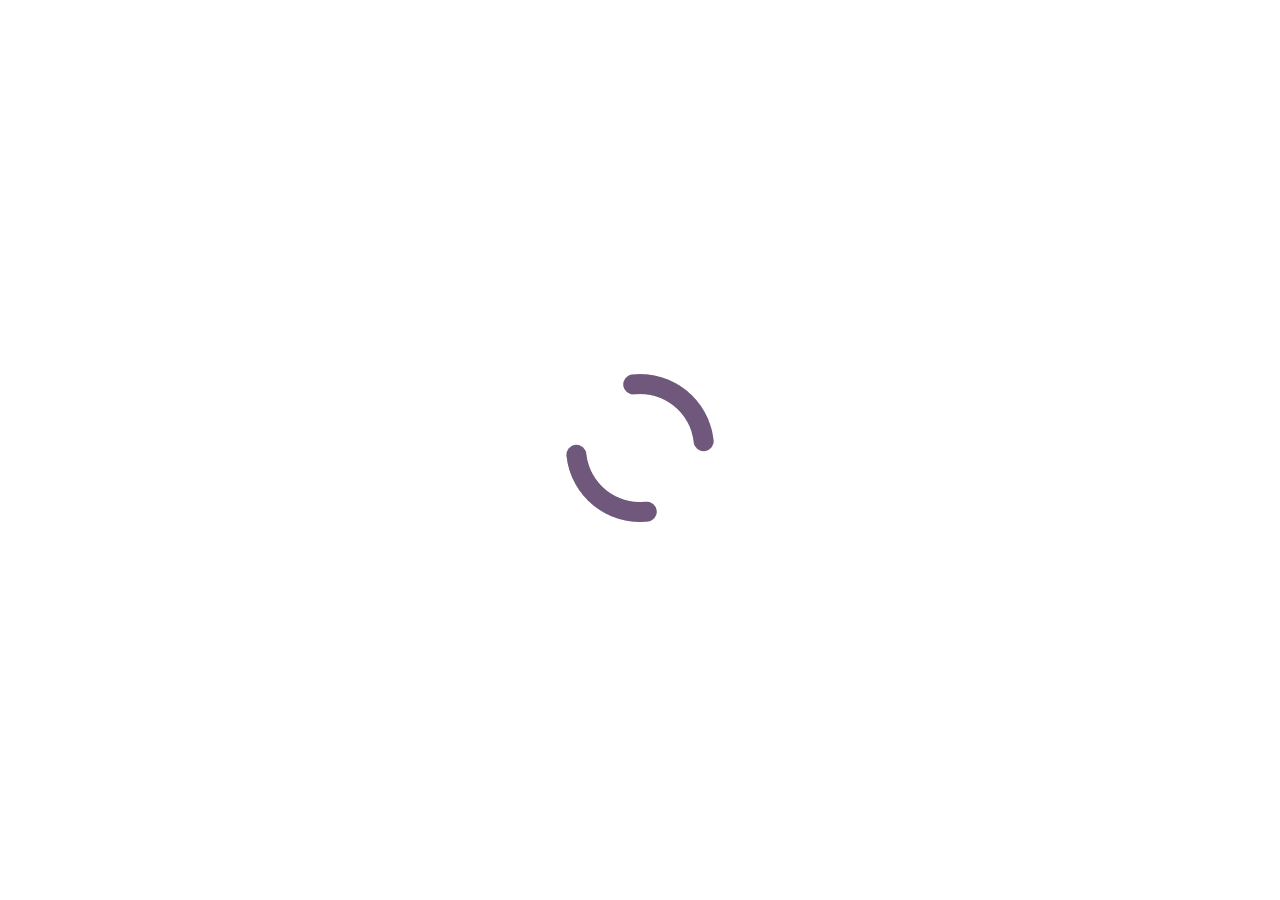
<file: index.html>
<!DOCTYPE html>
<html lang="en">
<head>
    <meta charset="UTF-8">
    <meta name="viewport" content="width=device-width, initial-scale=1.0">
    <meta http-equiv="X-UA-Compatible" content="ie=edge">
    <meta http-equiv = "refresh" content = "1; url = ./src/pages/home.html">
    <link rel="stylesheet" type="text/css" href="./src/css/style.css">
    <title>AlexaBot</title>
</head>
<body>
    <p class="ParagraphCenterOnScreen"><img src="./src/img/Dual Ring-1s-200px.gif"></p>
</body>
</html>
</file>
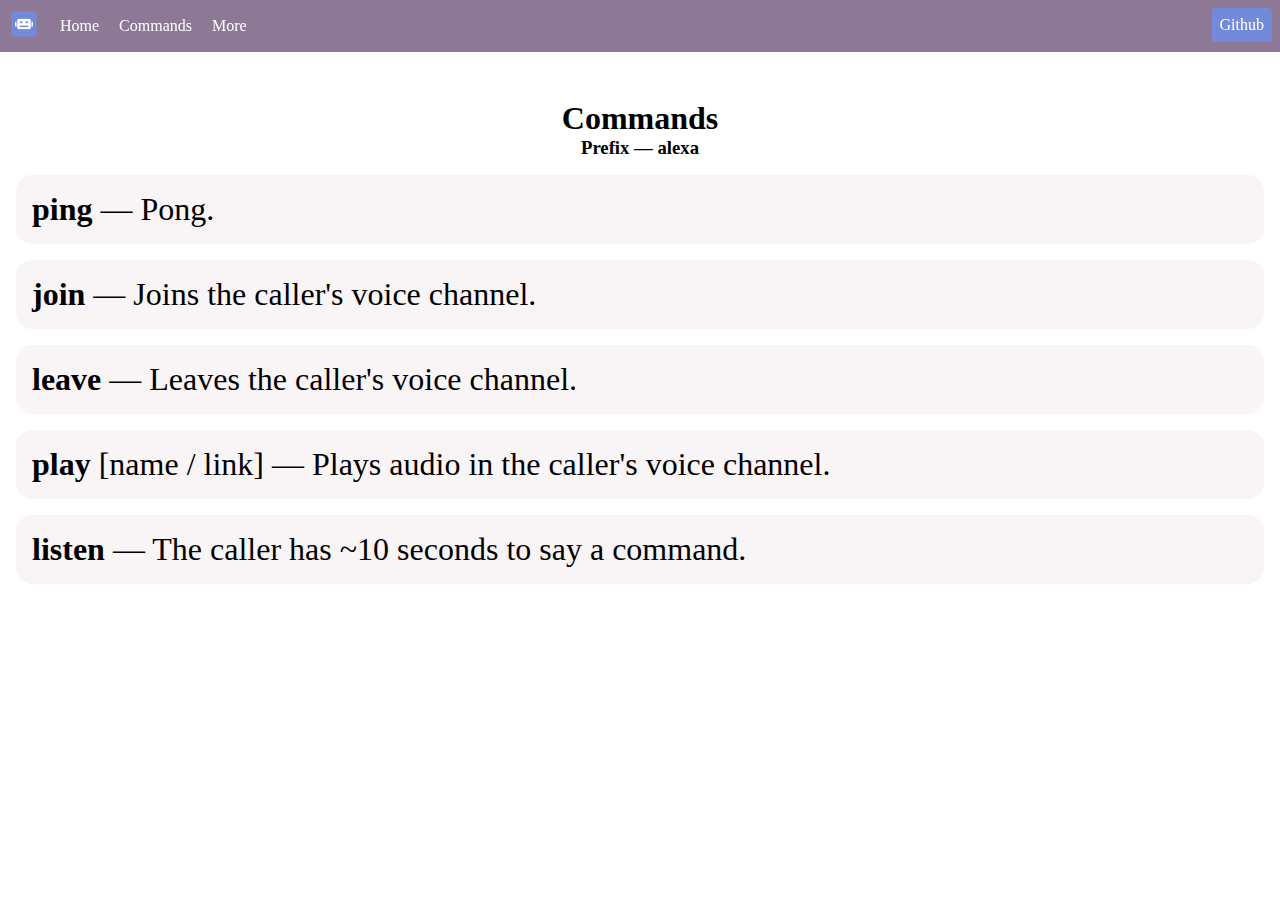
<file: src/pages/commands.html>
<!DOCTYPE html>
<html lang="en">
<head>
    <meta charset="UTF-8">
    <meta name="viewport" content="width=device-width, initial-scale=1.0">
    <meta http-equiv="X-UA-Compatible" content="ie=edge">
    <link rel="stylesheet" type="text/css" href="../css/style.css">
    <title>AlexaBot Commands</title>
</head>
<body>
    <div class="MenuBar">
        <ul class="MenuList">
            <li><img class="MenuBarIcon" src="../img/android-chrome-256x256.png"></li>
            <li><a href="../pages/home.html">Home</a></li>
            <li><a href="../pages/commands.html">Commands</a></li>
            <li><a href="../pages/more.html">More</a></li>
            <li style="float: right;" class="ButtonLook"><a href="https://github.com/Bojidarist/AlexaBot">Github</a></li>
        </ul>
    </div>
    <div class="Main">
        <h1 class="CenterText">Commands</h1>
        <h3 class="CenterText">Prefix — alexa</h3>

        <div class="Box Margin16">
            <p class="BigText"><strong>ping</strong> — Pong.</p>
        </div>
        <div class="Box Margin16">
            <p class="BigText"><strong>join</strong> — Joins the caller's voice channel.</p>
        </div>
        <div class="Box Margin16">
            <p class="BigText"><strong>leave</strong> — Leaves the caller's voice channel.</p>
        </div>
        <div class="Box Margin16">
            <p class="BigText"><strong>play</strong> [name / link] — Plays audio in the caller's voice channel.</p>
        </div>
        <div class="Box Margin16">
            <p class="BigText"><strong>listen</strong> — The caller has ~10 seconds to say a command.</p>
        </div>
    </div>
</body>
</html>
</file>
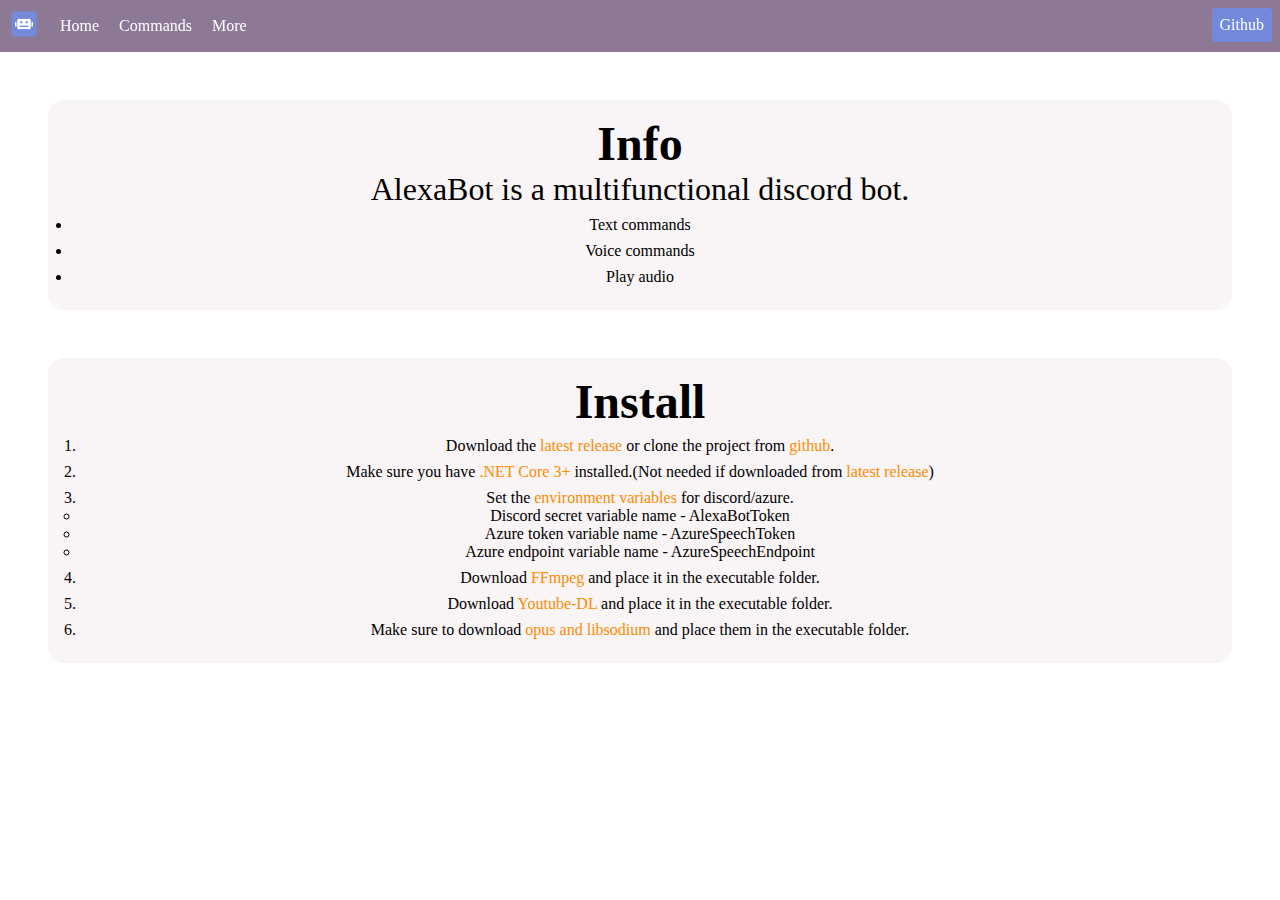
<file: src/pages/home.html>
<!DOCTYPE html>
<html lang="en">
<head>
    <meta charset="UTF-8">
    <meta name="viewport" content="width=device-width, initial-scale=1.0">
    <meta http-equiv="X-UA-Compatible" content="ie=edge">
    <link rel="stylesheet" type="text/css" href="../css/style.css">
    <title>AlexaBot</title>
</head>
<body>
    <div class="MenuBar">
        <ul class="MenuList">
            <li><img class="MenuBarIcon" src="../img/android-chrome-256x256.png"></li>
            <li><a href="../pages/home.html">Home</a></li>
            <li><a href="../pages/commands.html">Commands</a></li>
            <li><a href="../pages/more.html">More</a></li>
            <li style="float: right;" class="ButtonLook"><a href="https://github.com/Bojidarist/AlexaBot">Github</a></li>
        </ul>
    </div>
    <div class="Main">
        <div class="Box">
            <h1 class="CenterText BiggestText">Info</h1>
            <p class="CenterText BigText">AlexaBot is a multifunctional discord bot.</p>
            <ul class="CenterText">
                <li class="Margin8">Text commands</li>
                <li class="Margin8">Voice commands</li>
                <li class="Margin8">Play audio</li>
            </ul>
        </div>
        <div class="Box">
            <h1 class="CenterText BiggestText">Install</h1>
            <ol class="CenterText Margin8">
                <li class="Margin8">Download the <a href="https://github.com/Bojidarist/AlexaBot/releases">latest release</a> or clone the project from <a href="https://github.com/Bojidarist/AlexaBot">github</a>.</li>
                <li class="Margin8">Make sure you have <a href="https://dotnet.microsoft.com/download">.NET Core 3+</a> installed.(Not needed if downloaded from <a href="https://github.com/Bojidarist/AlexaBot/releases">latest release</a>)</li>
                <li class="Margin8">
                    Set the <a href="https://docs.microsoft.com/en-us/azure/cognitive-services/cognitive-services-apis-create-account?tabs=multiservice%2Cwindows#configure-an-environment-variable-for-authentication">environment variables</a> for discord/azure.
                    <ul>
                        <li>Discord secret variable name - AlexaBotToken</li>
                        <li>Azure token variable name - AzureSpeechToken</li>
                        <li>Azure endpoint variable name - AzureSpeechEndpoint</li>
                    </ul>
                </li>
                <li class="Margin8">Download <a href="https://ffmpeg.zeranoe.com/builds/">FFmpeg</a> and place it in the executable folder.</li>
                <li class="Margin8">Download <a href="https://ytdl-org.github.io/youtube-dl/download.html">Youtube-DL</a> and place it in the executable folder.</li>
                <li class="Margin8">Make sure to download <a href="https://discord.foxbot.me/docs/guides/voice/sending-voice.html">opus and libsodium</a> and place them in the executable folder.</li>
            </ol>
        </div>
    </div>
</body>
</html>
</file>
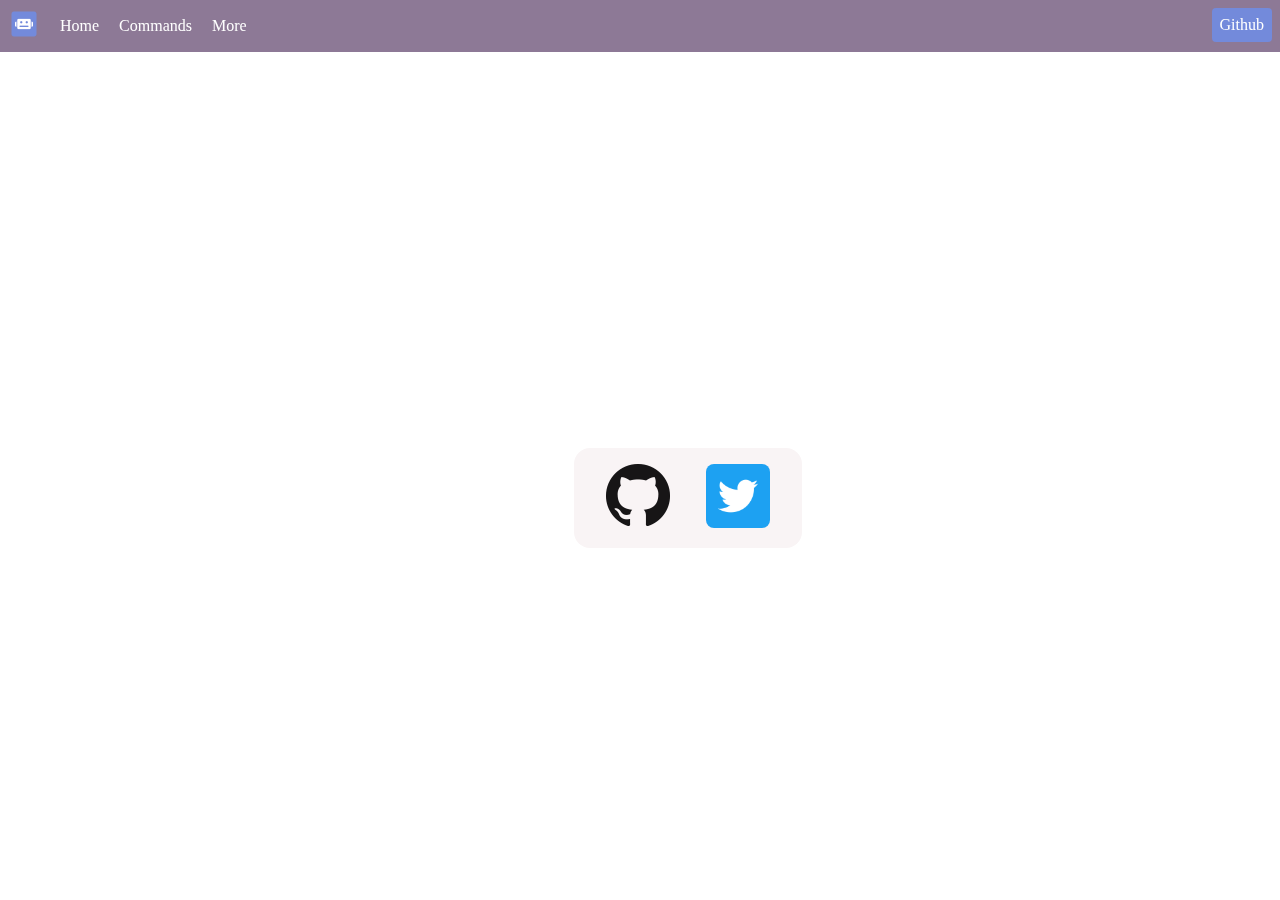
<file: src/pages/more.html>
<!DOCTYPE html>
<html lang="en">
<head>
    <meta charset="UTF-8">
    <meta name="viewport" content="width=device-width, initial-scale=1.0">
    <meta http-equiv="X-UA-Compatible" content="ie=edge">
    <link rel="stylesheet" type="text/css" href="../css/style.css">
    <title>AlexaBot More</title>
</head>
<body>
    <div class="MenuBar">
        <ul class="MenuList">
            <li><img class="MenuBarIcon" src="../img/android-chrome-256x256.png"></li>
            <li><a href="../pages/home.html">Home</a></li>
            <li><a href="../pages/commands.html">Commands</a></li>
            <li><a href="../pages/more.html">More</a></li>
            <li style="float: right;" class="ButtonLook"><a href="https://github.com/Bojidarist/AlexaBot">Github</a></li>
        </ul>
    </div>
    <div class="Main">
        <p class="ParagraphCenterOnScreen Box">
            <a href="https://github.com/Bojidarist" class="Margin16"><img class="MoreInfoIcons" src="../img/GitHub-Mark-64px.png"></a>
            <a href="https://twitter.com/Bojidarist" class="Margin16"><img class="MoreInfoIcons" src="../img/Twitter_Logo_WhiteOnBlue.png"></a>
        </p>
    </div>
</body>
</html>
</file>
<file: src/css/style.css>
/* 
Color Palette
Black -> #000000
Purple Taupe -> #502f4c
Old Lavender -> #70587c
Lavender Gray -> #c8b8db
White Smoke -> #f9f4f5
White -> #ffffff
Orange -> #fb8c00
Light Orange -> #ffbd45
Dark Orange -> #c25e00
*/


* {
    margin: 0;
    padding: 0;
}

.clear {
    clear: both;
}

a {
    color: #fb8c00;
    text-decoration: none;
}

a:hover {
    color: #ffbd45;
}

a:active,
a:focus {
    outline: 0;
    border: none;
}

.Main{
    /* Add margin to avoid content overlay */
    margin-top: 100px;
}

.MenuBar {
    background-color: #70587ccc;
    color: #ffffff;
    position: fixed;
    top: 0;
    width: 100%;
}

.MenuBarIcon {
    width: 32px;
    height: 32px;
}

.MenuList {
    list-style: none;
    overflow: hidden;
}

.MenuList li {
    display: inline-block;
    margin: 8px;
    vertical-align: middle;
}

.MenuList a {
    color: #ffffff;
    text-decoration: none;
}

.MenuList a:hover {
    color: #ffbd45;
}

.ParagraphCenterOnScreen {
    position: fixed;
    top: 50%;
    left: 50%;
    transform: translate(-50%, -50%);
}

.Box{
    margin: 48px;
    padding: 16px;
    border-radius: 16px;
    background-color: #f9f4f5;
}

.CenterText{
    text-align: center;
}

.BiggestText{
    font-size: 3em;
}

.BigText{
    font-size: 2em;
}

.NormalText{
    font-size: 1em;
}

.Margin4{
    margin: 4px;
}

.Margin8{
    margin: 8px;
}

.Margin12{
    margin: 12px;
}

.Margin16{
    margin: 16px;
}

.ButtonLook{
    background-color: #738adb;
    border-radius: 4px;
    padding: 8px;
}

.MoreInfoIcons{
    width: 64px;
    height: 64px;
    border-radius: 8px;
}
</file>
